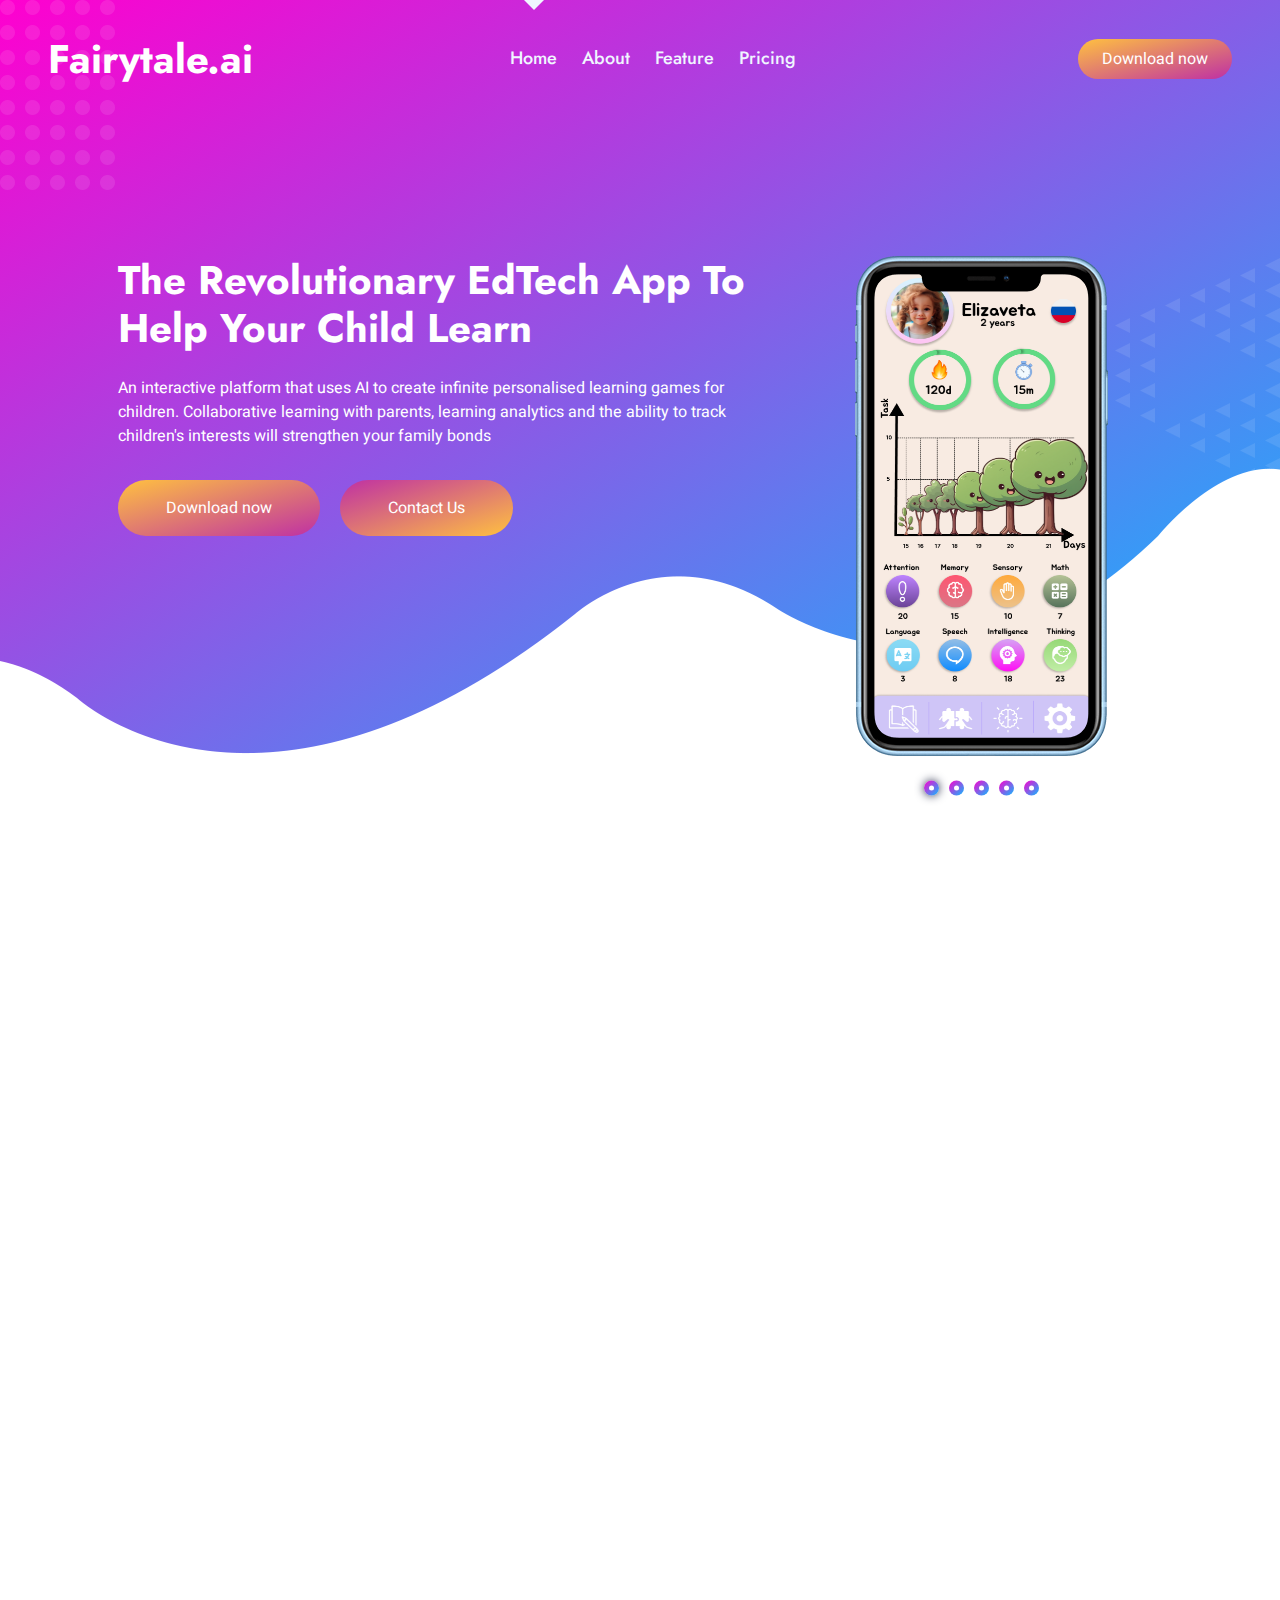
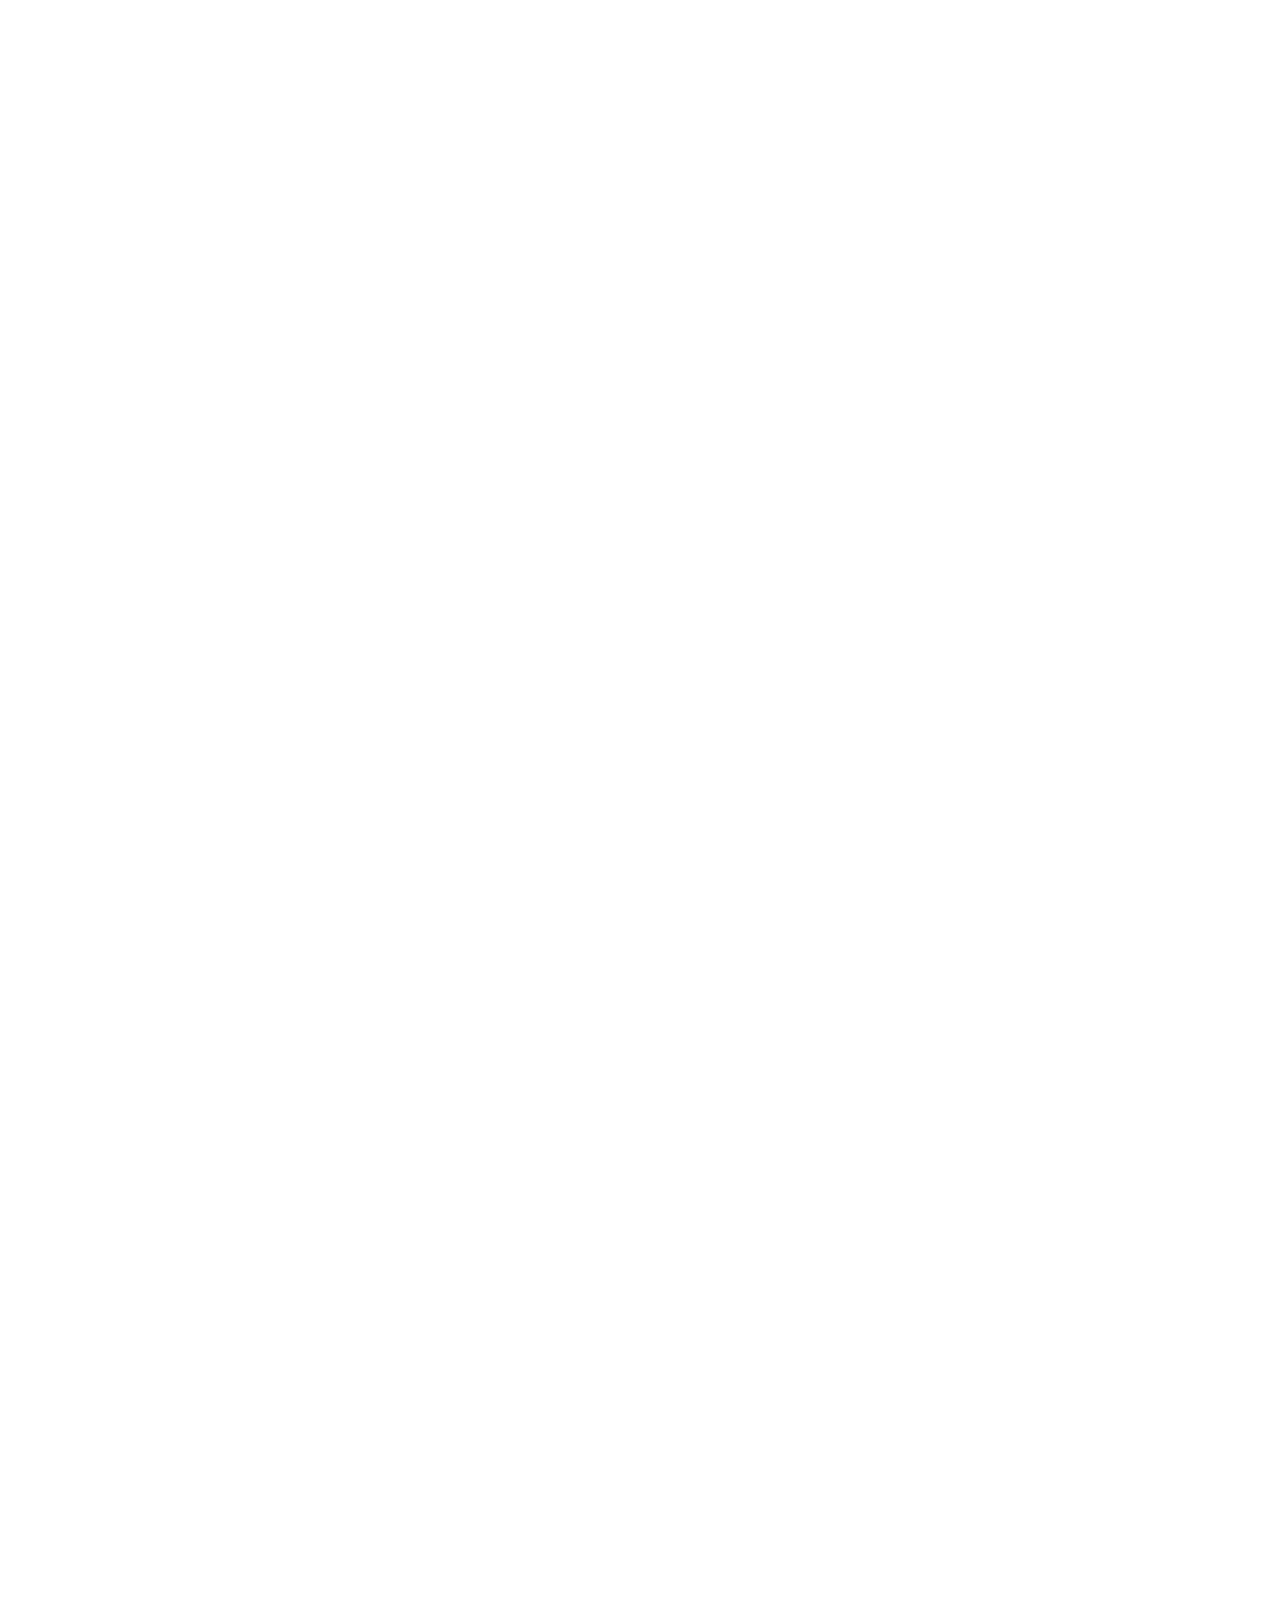
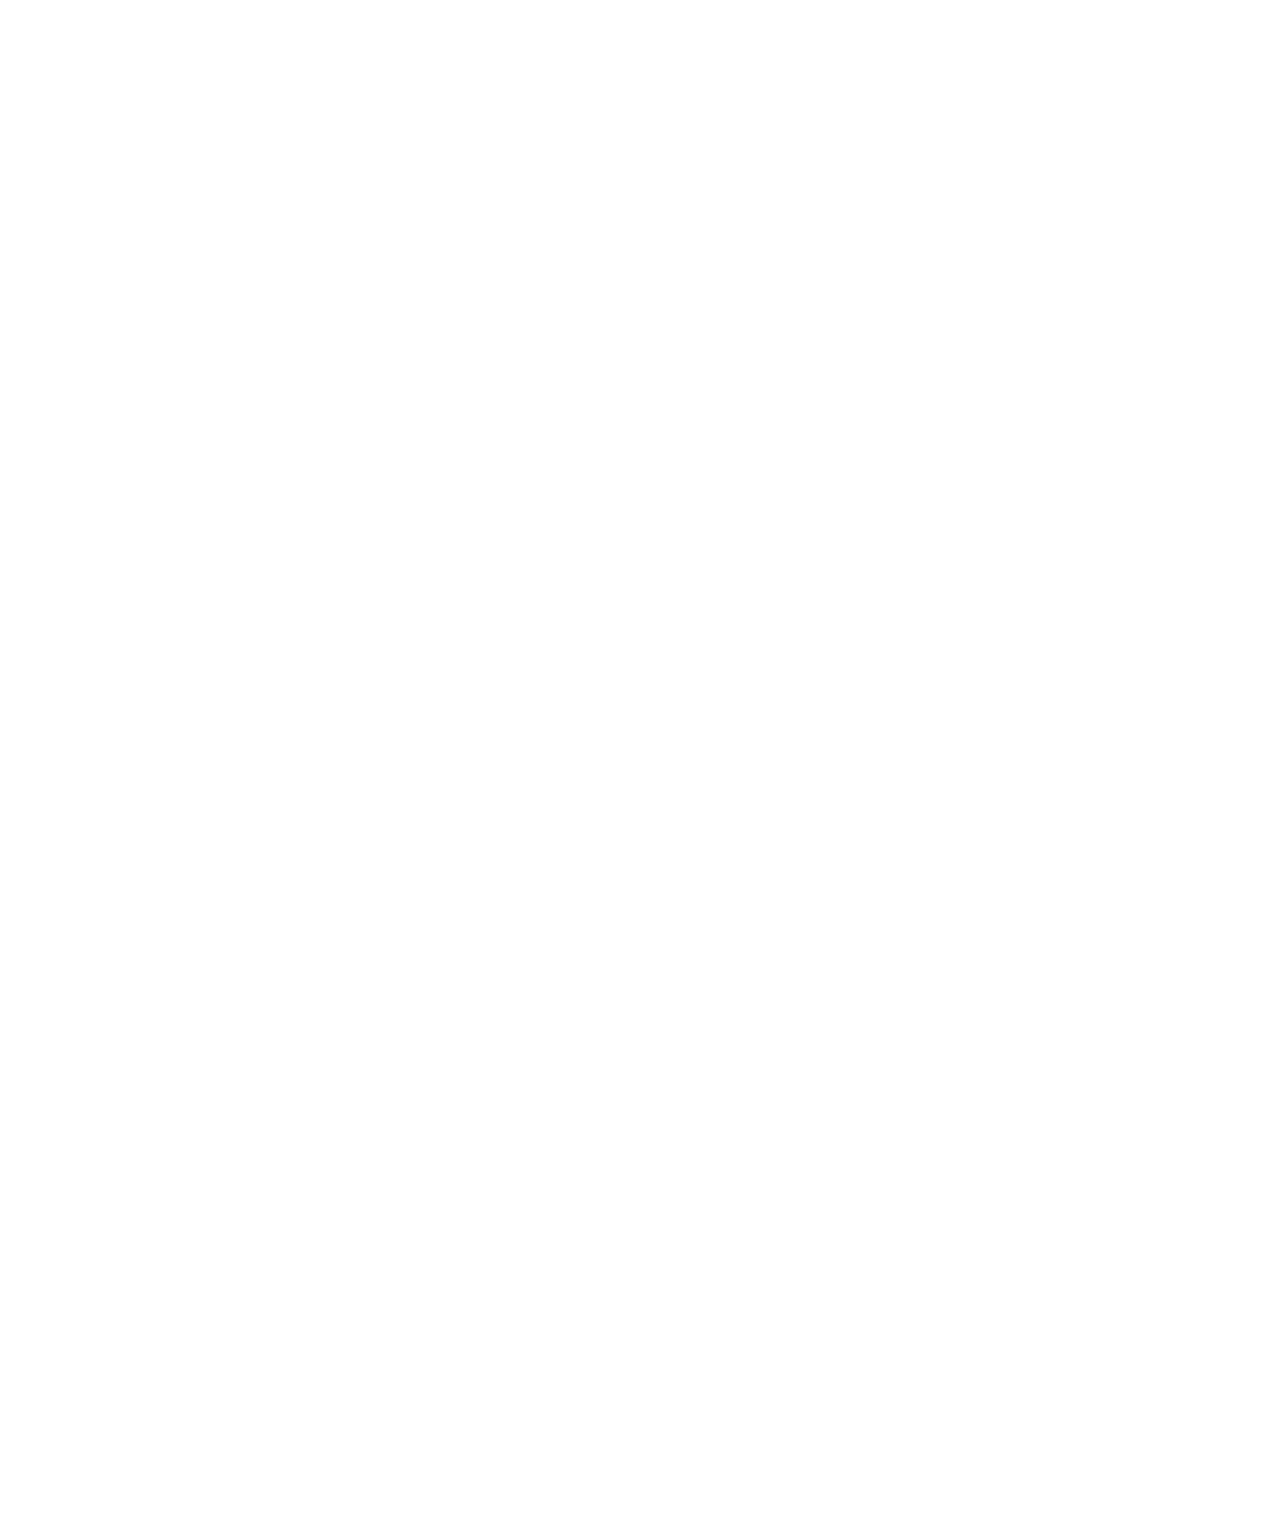
<file: index.html>
<!DOCTYPE html>
<html lang="en">

<head>
    <meta charset="utf-8">
    <title>Fairytale.ai - Connect with my parents</title>
    <meta content="width=device-width, initial-scale=1.0" name="viewport">
    <meta content="AI, education, learning games, personalized learning, family bonding, children education" name="keywords">
    <meta content="Fairytale.ai is a revolutionary EdTech app that helps your child learn through AI-generated personalized games while strengthening family bonds." name="description">
    <link rel="canonical" href="https://www.devtalellc.com/">
    <script async src="https://pagead2.googlesyndication.com/pagead/js/adsbygoogle.js?client=ca-pub-5041366839909766"
     crossorigin="anonymous"></script>
	<!-- Google tag (gtag.js) -->
    <script async src="https://www.googletagmanager.com/gtag/js?id=G-GPCFNYPZJ4"></script>
    <script>
  	window.dataLayer = window.dataLayer || [];
 	function gtag(){dataLayer.push(arguments);}
  	gtag('js', new Date());

  	gtag('config', 'G-GPCFNYPZJ4');
    </script>
    <!-- Favicon -->
    <!-- <link href="img/favicon.ico" rel="icon"> -->

    <!-- Google Web Fonts -->
    <link rel="preconnect" href="https://fonts.googleapis.com">
    <link rel="preconnect" href="https://fonts.gstatic.com" crossorigin>
    <link href="https://fonts.googleapis.com/css2?family=Heebo:wght@400;500&family=Jost:wght@500;600;700&display=swap" rel="stylesheet"> 

    <!-- Icon Font Stylesheet -->
    <link href="https://cdnjs.cloudflare.com/ajax/libs/font-awesome/5.10.0/css/all.min.css" rel="stylesheet">
    <link href="https://cdn.jsdelivr.net/npm/bootstrap-icons@1.4.1/font/bootstrap-icons.css" rel="stylesheet">

    <!-- Libraries Stylesheet -->
    <link href="lib/animate/animate.min.css" rel="stylesheet">
    <link href="lib/owlcarousel/assets/owl.carousel.min.css" rel="stylesheet">

    <!-- Customized Bootstrap Stylesheet -->
    <link href="css/bootstrap.min.css" rel="stylesheet">

    <!-- Template Stylesheet -->
    <link href="css/style.css" rel="stylesheet">
</head>

<body data-bs-spy="scroll" data-bs-target=".navbar" data-bs-offset="51">
    <div class="container-xxl bg-white p-0">
        <!-- Spinner Start -->
        <div id="spinner" class="show bg-white position-fixed translate-middle w-100 vh-100 top-50 start-50 d-flex align-items-center justify-content-center">
            <div class="spinner-grow text-primary" style="width: 3rem; height: 3rem;" role="status">
                <span class="sr-only">Loading...</span>
            </div>
        </div>
        <!-- Spinner End -->


        <!-- Navbar & Hero Start -->
        <div class="container-xxl position-relative p-0" id="home">
            <nav class="navbar navbar-expand-lg navbar-light px-4 px-lg-5 py-3 py-lg-0">
                <a href="" class="navbar-brand p-0">
                    <h1 class="m-0">Fairytale.ai</h1>
                    <!-- <img src="img/logo.png" alt="Logo"> -->
                </a>
                <button class="navbar-toggler" type="button" data-bs-toggle="collapse" data-bs-target="#navbarCollapse">
                    <span class="fa fa-bars"></span>
                </button>
                <div class="collapse navbar-collapse" id="navbarCollapse">
                    <div class="navbar-nav mx-auto py-0">
                        <a href="#home" class="nav-item nav-link active">Home</a>
                        <a href="#about" class="nav-item nav-link">About</a>
                        <a href="#feature" class="nav-item nav-link">Feature</a>
                        <a href="#pricing" class="nav-item nav-link">Pricing</a>
                        <!-- <a href="#review" class="nav-item nav-link">Review</a> -->
                        <!-- <a href="#contact" class="nav-item nav-link">Contact</a> -->
                    </div>
                    <!-- <div class="py-2 px-4 ms-3 d-none d-lg-block"></div> -->
                    <a href="#download" class="btn btn-primary-gradient rounded-pill py-2 px-4 ms-3 d-none d-lg-block">Download now</a>
                </div>
            </nav>

            <div class="container-xxl bg-primary hero-header">
                <div class="container px-lg-5">
                    <div class="row g-5" style="margin-right: 0px;">
                        <div class="col-lg-8 text-center text-lg-start">
                            <h1 class="text-white mb-4 animated slideInDown">The Revolutionary EdTech App To Help Your Child Learn</h1>
                            <p class="text-white pb-3 animated slideInDown">An interactive platform that uses AI to create infinite personalised learning games for children. Collaborative learning with parents, learning analytics and the ability to track children's interests will strengthen your family bonds</p>
                            <a href="#download" class="btn btn-primary-gradient py-sm-3 px-4 px-sm-5 rounded-pill me-3 animated slideInLeft">Download now</a>
                            <a href="#myinfo" class="btn btn-secondary-gradient py-sm-3 px-4 px-sm-5 rounded-pill animated slideInRight">Contact Us</a>
                        </div>
                        <div class="col-lg-4 d-flex justify-content-center justify-content-lg-end wow fadeInUp" data-wow-delay="0.3s">
                            <div class="owl-carousel screenshot-carousel">
                                <img class="img-fluid" src="img/Profile-5.png" alt="">
                                <img class="img-fluid" src="img/Profile-2.png" alt="">
                                <img class="img-fluid" src="img/Profile-7.png" alt="">
                                <img class="img-fluid" src="img/Profile-8.png" alt="">
                                <img class="img-fluid" src="img/Profile.png" alt="">
                            </div>
                        </div>
                    </div>
                </div>
            </div>
        </div>
        <!-- Navbar & Hero End -->


        <!-- About Start -->
        <div class="container-xxl py-5" id="about">
            <div class="container py-5 px-lg-5">
                <div class="row g-5 align-items-center">
                    <div class="col-lg-6 wow fadeInUp" data-wow-delay="0.1s">
                        <h5 class="text-primary-gradient fw-medium">About App</h5>
                        <h1 class="mb-4">#1 App For Your Child</h1>
                        <p class="mb-4">Completely free access to daily automatically generated games based on your child's preference</p>
                        <div class="row g-4 mb-4">
                            <div class="col-sm-6 wow fadeIn" data-wow-delay="0.5s">
                                <div class="d-flex">
                                    <i class="fa fa-cogs fa-2x text-primary-gradient flex-shrink-0 mt-1"></i>
                                    <div class="ms-3">
                                        <h2 class="mb-0" data-toggle="counter-up">11570</h2>
                                        <p class="text-primary-gradient mb-0">Added to wishlist</p>
                                    </div>
                                </div>
                            </div>
                            <div class="col-sm-6 wow fadeIn" data-wow-delay="0.7s">
                                <div class="d-flex">
                                    <i class="fa fa-comments fa-2x text-secondary-gradient flex-shrink-0 mt-1"></i>
                                    <div class="ms-3">
                                        <h2 class="mb-0" data-toggle="counter-up">124</h2>
                                        <p class="text-secondary-gradient mb-0">Parents feedback</p>
                                    </div>
                                </div>
                            </div>
                        </div>
                        <!-- <a href="" class="btn btn-primary-gradient py-sm-3 px-4 px-sm-5 rounded-pill mt-3">Read More</a> -->
                    </div>
                    <div class="col-lg-6">
                        <img class="img-fluid wow fadeInUp" data-wow-delay="0.5s" src="img/about.png">
                    </div>
                </div>
            </div>
        </div>
        <!-- About End -->

        <!-- Features Start -->
        <div class="container-xxl py-5" id="feature">
            <div class="container py-5 px-lg-5">
                <div class="text-center wow fadeInUp" data-wow-delay="0.1s">
                    <h5 class="text-primary-gradient fw-medium">App Features</h5>
                    <h1 class="mb-5">Awesome Free Features</h1>
                </div>
                <div class="row g-4">
                    <div class="col-lg-4 col-md-6 wow fadeInUp" data-wow-delay="0.1s">
                        <div class="feature-item bg-light rounded p-4">
                            <div class="d-inline-flex align-items-center justify-content-center bg-primary-gradient rounded-circle mb-4" style="width: 60px; height: 60px;">
                                <i class="fa fa-eye text-white fs-4"></i>
                            </div>
                            <h5 class="mb-3">Daily New Tasks</h5>
                            <p class="m-0">Captivate your child's curiosity by giving them new challenges every day that AI has generated especially for them.</p>
                        </div>
                    </div>
                    <div class="col-lg-4 col-md-6 wow fadeInUp" data-wow-delay="0.1s">
                        <div class="feature-item bg-light rounded p-4">
                            <div class="d-inline-flex align-items-center justify-content-center bg-primary-gradient rounded-circle mb-4" style="width: 60px; height: 60px;">
                                <i class="fa fa-layer-group text-white fs-4"></i>
                            </div>
                            <h5 class="mb-3">Games for Development</h5>
                            <p class="m-0">Connect with your child, regardless of their age, through interactive features designed to foster meaningful interactions.</p>
                        </div>
                    </div>
                    <!-- <div class="col-lg-4 col-md-6 wow fadeInUp" data-wow-delay="0.1s">
                        <div class="feature-item bg-light rounded p-4">
                            <div class="d-inline-flex align-items-center justify-content-center bg-secondary-gradient rounded-circle mb-4" style="width: 60px; height: 60px;">
                                <i class="fa fa-layer-group text-white fs-4"></i>
                            </div>
                            <h5 class="mb-3">Games for Development</h5>
                            <p class="m-0">From motor skills to memory and attention, our games target different aspects of your child's development. AI controls which skills to focus on.</p>
                        </div>
                    </div> -->
                    <div class="col-lg-4 col-md-6 wow fadeInUp" data-wow-delay="0.1s">
                        <div class="feature-item bg-light rounded p-4">
                            <div class="d-inline-flex align-items-center justify-content-center bg-primary-gradient rounded-circle mb-4" style="width: 60px; height: 60px;">
                                <i class="fa fa-edit text-white fs-4"></i>
                            </div>
                            <h5 class="mb-3">Communication Made Easy</h5>
                            <p class="m-0">Connect with your child, regardless of their age, through interactive features designed to foster meaningful interactions.</p>
                        </div>
                    </div>
                    <div class="col-lg-4 col-md-6 wow fadeInUp" data-wow-delay="0.1s">
                        <div class="feature-item bg-light rounded p-4">
                            <div class="d-inline-flex align-items-center justify-content-center bg-secondary-gradient rounded-circle mb-4" style="width: 60px; height: 60px;">
                                <i class="fa fa-shield-alt text-white fs-4"></i>
                            </div>
                            <h5 class="mb-3">Ad-Free Experience</h5>
                            <p class="m-0">Enjoy our platform without interruptions – 100% ad-free for a seamless experience.</p>
                        </div>
                    </div>
                    <div class="col-lg-4 col-md-6 wow fadeInUp" data-wow-delay="0.1s">
                        <div class="feature-item bg-light rounded p-4">
                            <div class="d-inline-flex align-items-center justify-content-center bg-primary-gradient rounded-circle mb-4" style="width: 60px; height: 60px;">
                                <i class="fa fa-cloud text-white fs-4"></i>
                            </div>
                            <h5 class="mb-3">Language Learning</h5>
                            <p class="m-0">Explore and learn in any language or dialect of your choice, broadening your child's linguistic horizons.</p>
                        </div>
                    </div>
                    <div class="col-lg-4 col-md-6 wow fadeInUp" data-wow-delay="0.1s">
                        <div class="feature-item bg-light rounded p-4">
                            <div class="d-inline-flex align-items-center justify-content-center bg-secondary-gradient rounded-circle mb-4" style="width: 60px; height: 60px;">
                                <i class="fa fa-mobile-alt text-white fs-4"></i>
                            </div>
                            <h5 class="mb-3">Accidental Press Protection</h5>
                            <p class="m-0">Rest easy knowing our platform is designed to prevent accidental actions, ensuring a hassle-free experience for you and your child.</p>
                        </div>
                    </div>
                </div>
            </div>
        </div>
        <!-- Features End -->


        <!-- Screenshot Start -->
        <div class="container-xxl py-5">
            <div class="container py-5 px-lg-5">
                <div class="row g-5 align-items-center">
                    <div class="col-lg-8 wow fadeInUp" data-wow-delay="0.1s">
                        <h5 class="text-primary-gradient fw-medium">Premium AI Features</h5>
                        <h1 class="mb-4">Exclusive AI features for a unique child experience</h1>
                        <p class="mb-4">Give your child the gift of a learning world of limitless possibilities with our platform. All this and much more awaits you on our platform!</p>
                        <p><i class="fa fa-check text-primary-gradient me-3"></i>Endless board with personalised game tasks</p>
                        <p><i class="fa fa-check text-primary-gradient me-3"></i>Possibility of parallel learning in several languages</p>
                        <p><i class="fa fa-check text-primary-gradient me-3"></i>AI system of recommendations for the child's education</p>
                        <p><i class="fa fa-check text-primary-gradient me-3"></i>AI-driven job generation system </p>
                        <p><i class="fa fa-check text-primary-gradient me-3"></i>Detailed AI analyses of the child's personality based on task performance</p>
                        <p><i class="fa fa-check text-primary-gradient me-3"></i>Social functions for communication with other parents</p>
                        <!-- <a href="" class="btn btn-primary-gradient py-sm-3 px-4 px-sm-5 rounded-pill mt-3">Read More</a> -->
                    </div>
                    <div class="col-lg-4 d-flex justify-content-center justify-content-lg-end wow fadeInUp" data-wow-delay="0.3s">
                        <div class="owl-carousel screenshot-carousel">
                            <img class="img-fluid" src="img/Profile-3.png" alt="">
                            <img class="img-fluid" src="img/Profile-4.png" alt="">
                        </div>
                    </div>
                </div>
            </div>
        </div>
        <!-- Screenshot End -->


        <!-- Process Start -->
        <!-- <div class="container-xxl py-5">
            <div class="container py-5 px-lg-5">
                <div class="text-center pb-4 wow fadeInUp" data-wow-delay="0.1s">
                    <h5 class="text-primary-gradient fw-medium">How It Works</h5>
                    <h1 class="mb-5">3 Easy Steps</h1>
                </div>
                <div class="row gy-5 gx-4 justify-content-center">
                    <div class="col-lg-4 col-sm-6 text-center pt-4 wow fadeInUp" data-wow-delay="0.1s">
                        <div class="position-relative bg-light rounded pt-5 pb-4 px-4">
                            <div class="d-inline-flex align-items-center justify-content-center bg-primary-gradient rounded-circle position-absolute top-0 start-50 translate-middle shadow" style="width: 100px; height: 100px;">
                                <i class="fa fa-cog fa-3x text-white"></i>
                            </div>
                            <h5 class="mt-4 mb-3">Install the App</h5>
                            <p class="mb-0">Tempor erat elitr rebum clita dolor diam ipsum sit diam amet diam eos erat ipsum et lorem et sit sed stet</p>
                        </div>
                    </div>
                    <div class="col-lg-4 col-sm-6 text-center pt-4 wow fadeInUp" data-wow-delay="0.3s">
                        <div class="position-relative bg-light rounded pt-5 pb-4 px-4">
                            <div class="d-inline-flex align-items-center justify-content-center bg-secondary-gradient rounded-circle position-absolute top-0 start-50 translate-middle shadow" style="width: 100px; height: 100px;">
                                <i class="fa fa-address-card fa-3x text-white"></i>
                            </div>
                            <h5 class="mt-4 mb-3">Setup Your Profile</h5>
                            <p class="mb-0">Tempor erat elitr rebum clita dolor diam ipsum sit diam amet diam eos erat ipsum et lorem et sit sed stet</p>
                        </div>
                    </div>
                    <div class="col-lg-4 col-sm-6 text-center pt-4 wow fadeInUp" data-wow-delay="0.5s">
                        <div class="position-relative bg-light rounded pt-5 pb-4 px-4">
                            <div class="d-inline-flex align-items-center justify-content-center bg-primary-gradient rounded-circle position-absolute top-0 start-50 translate-middle shadow" style="width: 100px; height: 100px;">
                                <i class="fa fa-check fa-3x text-white"></i>
                            </div>
                            <h5 class="mt-4 mb-3">Enjoy The Features</h5>
                            <p class="mb-0">Tempor erat elitr rebum clita dolor diam ipsum sit diam amet diam eos erat ipsum et lorem et sit sed stet</p>
                        </div>
                    </div>
                </div>
            </div>
        </div> -->
        <!-- Process Start -->

        <!-- Pricing Start -->
        <div class="container-xxl py-5" id="pricing">
            <div class="container py-5 px-lg-5">
                <div class="text-center wow fadeInUp" data-wow-delay="0.1s">
                    <h5 class="text-primary-gradient fw-medium">Pricing Plan for AI Features</h5>
                    <h1 class="mb-5">Choose Your Plan</h1>
                </div>
                <div class="tab-class text-center pricing wow fadeInUp" data-wow-delay="0.1s">
                    <ul class="nav nav-pills d-inline-flex justify-content-center bg-primary-gradient rounded-pill mb-5">
                        <li class="nav-item">
                            <button class="nav-link active" data-bs-toggle="pill" href="#tab-1">Monthly</button>
                        </li>
                        <li class="nav-item">
                            <button class="nav-link" data-bs-toggle="pill" href="#tab-2">Yearly</button>
                        </li>
                    </ul>
                    <div class="tab-content text-start">
                        <div id="tab-1" class="tab-pane fade show p-0 active">
                            <div class="row g-4">
                                <div class="col-lg-4">
                                    <div class="bg-light rounded">
                                        <div class="border-bottom p-4 mb-4">
                                            <h4 class="text-primary-gradient mb-1">1 Month Plan</h4>
                                            <span>No savings</span>
                                        </div>
                                        <div class="p-4 pt-0">
                                            <h1 class="mb-3">
                                                <small class="align-top" style="font-size: 22px; line-height: 45px;">$</small>9.99
                                                <small
                                                    class="align-bottom" style="font-size: 16px; line-height: 40px;">/ Month</small>
                                            </h1>
                                            <!-- <div class="d-flex justify-content-between mb-3"><span>HTML5 & CSS3</span><i class="fa fa-check text-primary-gradient pt-1"></i></div>
                                            <div class="d-flex justify-content-between mb-3"><span>Bootstrap v5</span><i class="fa fa-check text-primary-gradient pt-1"></i></div>
                                            <div class="d-flex justify-content-between mb-3"><span>Responsive Layout</span><i class="fa fa-check text-primary-gradient pt-1"></i></div>
                                            <div class="d-flex justify-content-between mb-2"><span>Cross-browser Support</span><i class="fa fa-check text-primary-gradient pt-1"></i></div> -->
                                            <a href="#download" class="btn btn-primary-gradient rounded-pill py-2 px-4 mt-4">Get Started</a>
                                        </div>
                                    </div>
                                </div>
                                <div class="col-lg-4">
                                    <div class="bg-light rounded border">
                                        <div class="border-bottom p-4 mb-4">
                                            <h4 class="text-primary-gradient mb-1">2 Month Plan</h4>
                                            <span>Savings of 10%</span>
                                        </div>
                                        <div class="p-4 pt-0">
                                            <h1 class="mb-3">
                                                <small class="align-top" style="font-size: 22px; line-height: 45px;">$</small>8.99                                     
                                            <small
                                                    class="align-bottom" style="font-size: 16px; line-height: 40px;">/ Month</small>
                                            </h1>
                                            <!-- <div class="d-flex justify-content-between mb-3"><span>HTML5 & CSS3</span><i class="fa fa-check text-primary-gradient pt-1"></i></div>
                                            <div class="d-flex justify-content-between mb-3"><span>Bootstrap v5</span><i class="fa fa-check text-primary-gradient pt-1"></i></div>
                                            <div class="d-flex justify-content-between mb-3"><span>Responsive Layout</span><i class="fa fa-check text-primary-gradient pt-1"></i></div>
                                            <div class="d-flex justify-content-between mb-2"><span>Cross-browser Support</span><i class="fa fa-check text-primary-gradient pt-1"></i></div> -->
                                            <a href="#download" class="btn btn-secondary-gradient rounded-pill py-2 px-4 mt-4">Get Started</a>
                                        </div>
                                    </div>
                                </div>
                                <div class="col-lg-4">
                                    <div class="bg-light rounded">
                                        <div class="border-bottom p-4 mb-4">
                                            <h4 class="text-primary-gradient mb-1">3 Month Plan</h4>
                                            <span>Savings of 20%</span>
                                        </div>
                                        <div class="p-4 pt-0">
                                            <h1 class="mb-3">
                                                <small class="align-top" style="font-size: 22px; line-height: 45px;">$</small>7.99
                                                <small class="align-bottom" style="font-size: 16px; line-height: 40px;">/ Month</small>
                                            </h1>
                                            <!-- <div class="d-flex justify-content-between mb-3"><span>HTML5 & CSS3</span><i class="fa fa-check text-primary-gradient pt-1"></i></div>
                                            <div class="d-flex justify-content-between mb-3"><span>Bootstrap v5</span><i class="fa fa-check text-primary-gradient pt-1"></i></div>
                                            <div class="d-flex justify-content-between mb-3"><span>Responsive Layout</span><i class="fa fa-check text-primary-gradient pt-1"></i></div>
                                            <div class="d-flex justify-content-between mb-2"><span>Cross-browser Support</span><i class="fa fa-check text-primary-gradient pt-1"></i></div> -->
                                            <a href="#download" class="btn btn-primary-gradient rounded-pill py-2 px-4 mt-4">Get Started</a>
                                        </div>
                                    </div>
                                </div>
                            </div>
                        </div>
                        <div id="tab-2" class="tab-pane fade p-0">
                            <div class="row g-4">
                                <div class="col-lg-4">
                                    <div class="bg-light rounded">
                                        <div class="border-bottom p-4 mb-4">
                                            <h4 class="text-primary-gradient mb-1">1 Year Plan</h4>
                                            <span>Savings of 25%</span>
                                        </div>
                                        <div class="p-4 pt-0">
                                            <h1 class="mb-3">
                                                <small class="align-top" style="font-size: 22px; line-height: 45px;">$</small>83.99
                                                <small
                                                    class="align-bottom" style="font-size: 16px; line-height: 40px;">/ Yearly</small>
                                            </h1>
                                            <!--<div class="d-flex justify-content-between mb-3"><span>HTML5 & CSS3</span><i class="fa fa-check text-primary-gradient pt-1"></i></div>
                                            <div class="d-flex justify-content-between mb-3"><span>Bootstrap v5</span><i class="fa fa-check text-primary-gradient pt-1"></i></div>
                                            <div class="d-flex justify-content-between mb-3"><span>Responsive Layout</span><i class="fa fa-check text-primary-gradient pt-1"></i></div>
                                            <div class="d-flex justify-content-between mb-2"><span>Cross-browser Support</span><i class="fa fa-check text-primary-gradient pt-1"></i></div> -->
                                            <a href="#download" class="btn btn-primary-gradient rounded-pill py-2 px-4 mt-4">Get Started</a>
                                        </div>
                                    </div>
                                </div>
                                <div class="col-lg-4">
                                    <div class="bg-light rounded border">
                                        <div class="border-bottom p-4 mb-4">
                                            <h4 class="text-primary-gradient mb-1">2 Year Plan</h4>
                                            <span>Savings of 50%</span>
                                        </div>
                                        <div class="p-4 pt-0">
                                            <h1 class="mb-3">
                                                <small class="align-top" style="font-size: 22px; line-height: 45px;">$</small>119.99<small
                                                    class="align-bottom" style="font-size: 16px; line-height: 40px;">/ Yearly</small>
                                            </h1>
                                            <!--<div class="d-flex justify-content-between mb-3"><span>HTML5 & CSS3</span><i class="fa fa-check text-primary-gradient pt-1"></i></div>
                                            <div class="d-flex justify-content-between mb-3"><span>Bootstrap v5</span><i class="fa fa-check text-primary-gradient pt-1"></i></div>
                                            <div class="d-flex justify-content-between mb-3"><span>Responsive Layout</span><i class="fa fa-check text-primary-gradient pt-1"></i></div>
                                            <div class="d-flex justify-content-between mb-2"><span>Cross-browser Support</span><i class="fa fa-check text-primary-gradient pt-1"></i></div> -->
                                            <a href="#download" class="btn btn-primary-gradient rounded-pill py-2 px-4 mt-4">Get Started</a> 
                                        </div>
                                    </div>
                                </div>
                                <div class="col-lg-4">
                                    <div class="bg-light rounded">
                                        <div class="border-bottom p-4 mb-4">
                                            <h4 class="text-primary-gradient mb-1">Forever Plan</h4>
                                            <span>Incredible offer</span>
                                        </div>
                                        <div class="p-4 pt-0">
                                            <h1 class="mb-3">
                                                <small class="align-top" style="font-size: 22px; line-height: 45px;">$</small>99.99
                                                <!-- <small -->
                                                    <!-- class="align-bottom" style="font-size: 16px; line-height: 40px;">/ Yearly</small> -->
                                            </h1>
                                            <!--<div class="d-flex justify-content-between mb-3"><span>HTML5 & CSS3</span><i class="fa fa-check text-primary-gradient pt-1"></i></div>
                                            <div class="d-flex justify-content-between mb-3"><span>Bootstrap v5</span><i class="fa fa-check text-primary-gradient pt-1"></i></div>
                                            <div class="d-flex justify-content-between mb-3"><span>Responsive Layout</span><i class="fa fa-check text-primary-gradient pt-1"></i></div>
                                            <div class="d-flex justify-content-between mb-2"><span>Cross-browser Support</span><i class="fa fa-check text-primary-gradient pt-1"></i></div> -->
                                            <a href="#download" class="btn btn-primary-gradient rounded-pill py-2 px-4 mt-4">Get Started</a>
                                        </div>
                                    </div>
                                </div>
                            </div>
                        </div>
                    </div>
                </div>
            </div>
        </div>
        <!-- Pricing End -->

 <!-- Download Start -->
        <div class="container-xxl py-5" id="download">
            <div class="container py-5 px-lg-5">
                <div class="row g-5 align-items-center">
                    <div class="col-lg-6">
                        <img class="img-fluid wow fadeInUp" data-wow-delay="0.1s" src="img/about-2.png">
                    </div>
                    <div class="col-lg-6 wow fadeInUp" data-wow-delay="0.3s">
                        <h5 class="text-primary-gradient fw-medium">Download</h5>
                        <h1 class="mb-4">Download The Latest Version Of Our App</h1>
                        <!-- <p class="mb-4">Diam dolor diam ipsum et tempor sit. Aliqu diam amet diam et eos labore. Clita erat ipsum et lorem et sit, sed stet no labore lorem sit clita duo justo eirmod magna dolore erat amet</p> -->
                        <div class="row g-4">
                            <div class="col-sm-6 wow fadeIn" data-wow-delay="0.5s">
                                <a href="" class="d-flex bg-primary-gradient rounded py-3 px-4">
                                    <i class="fab fa-apple fa-3x text-white flex-shrink-0"></i>
                                    <div class="ms-3">
                                        <p class="text-white mb-0">Available Soon</p>
                                        <h5 class="text-white mb-0">App Store</h5>
                                    </div>
                                </a>
                            </div>
                            <div class="col-sm-6 wow fadeIn" data-wow-delay="0.7s">
                                <a href="" class="d-flex bg-secondary-gradient rounded py-3 px-4">
                                    <i class="fab fa-android fa-3x text-white flex-shrink-0"></i>
                                    <div class="ms-3">
                                        <p class="text-white mb-0">Available Soon</p>
                                        <h5 class="text-white mb-0">Google Play</h5>
                                    </div>
                                </a>
                            </div>
                        </div>
                    </div>
                </div>
            </div>
        </div>
        <!-- Download End -->

        <!-- Testimonial Start -->
        <!-- <div class="container-xxl py-5" id="review">
            <div class="container py-5 px-lg-5">
                <div class="text-center wow fadeInUp" data-wow-delay="0.1s">
                    <h5 class="text-primary-gradient fw-medium">Testimonial</h5>
                    <h1 class="mb-5">What Say Our Clients!</h1>
                </div>
                <div class="owl-carousel testimonial-carousel wow fadeInUp" data-wow-delay="0.1s">
                    <div class="testimonial-item rounded p-4">
                        <div class="d-flex align-items-center mb-4">
                            <img class="img-fluid bg-white rounded flex-shrink-0 p-1" src="img/testimonial-1.jpg" style="width: 85px; height: 85px;">
                            <div class="ms-4">
                                <h5 class="mb-1">Client Name</h5>
                                <p class="mb-1">Profession</p>
                                <div>
                                    <small class="fa fa-star text-warning"></small>
                                    <small class="fa fa-star text-warning"></small>
                                    <small class="fa fa-star text-warning"></small>
                                    <small class="fa fa-star text-warning"></small>
                                    <small class="fa fa-star text-warning"></small>
                                </div>
                            </div>
                        </div>
                        <p class="mb-0">Tempor erat elitr rebum at clita. Diam dolor diam ipsum sit diam amet diam et eos. Clita erat ipsum et lorem et sit.</p>
                    </div>
                    <div class="testimonial-item rounded p-4">
                        <div class="d-flex align-items-center mb-4">
                            <img class="img-fluid bg-white rounded flex-shrink-0 p-1" src="img/testimonial-2.jpg" style="width: 85px; height: 85px;">
                            <div class="ms-4">
                                <h5 class="mb-1">Client Name</h5>
                                <p class="mb-1">Profession</p>
                                <div>
                                    <small class="fa fa-star text-warning"></small>
                                    <small class="fa fa-star text-warning"></small>
                                    <small class="fa fa-star text-warning"></small>
                                    <small class="fa fa-star text-warning"></small>
                                    <small class="fa fa-star text-warning"></small>
                                </div>
                            </div>
                        </div>
                        <p class="mb-0">Tempor erat elitr rebum at clita. Diam dolor diam ipsum sit diam amet diam et eos. Clita erat ipsum et lorem et sit.</p>
                    </div>
                    <div class="testimonial-item rounded p-4">
                        <div class="d-flex align-items-center mb-4">
                            <img class="img-fluid bg-white rounded flex-shrink-0 p-1" src="img/testimonial-3.jpg" style="width: 85px; height: 85px;">
                            <div class="ms-4">
                                <h5 class="mb-1">Client Name</h5>
                                <p class="mb-1">Profession</p>
                                <div>
                                    <small class="fa fa-star text-warning"></small>
                                    <small class="fa fa-star text-warning"></small>
                                    <small class="fa fa-star text-warning"></small>
                                    <small class="fa fa-star text-warning"></small>
                                    <small class="fa fa-star text-warning"></small>
                                </div>
                            </div>
                        </div>
                        <p class="mb-0">Tempor erat elitr rebum at clita. Diam dolor diam ipsum sit diam amet diam et eos. Clita erat ipsum et lorem et sit.</p>
                    </div>
                    <div class="testimonial-item rounded p-4">
                        <div class="d-flex align-items-center mb-4">
                            <img class="img-fluid bg-white rounded flex-shrink-0 p-1" src="img/testimonial-4.jpg" style="width: 85px; height: 85px;">
                            <div class="ms-4">
                                <h5 class="mb-1">Client Name</h5>
                                <p class="mb-1">Profession</p>
                                <div>
                                    <small class="fa fa-star text-warning"></small>
                                    <small class="fa fa-star text-warning"></small>
                                    <small class="fa fa-star text-warning"></small>
                                    <small class="fa fa-star text-warning"></small>
                                    <small class="fa fa-star text-warning"></small>
                                </div>
                            </div>
                        </div>
                        <p class="mb-0">Tempor erat elitr rebum at clita. Diam dolor diam ipsum sit diam amet diam et eos. Clita erat ipsum et lorem et sit.</p>
                    </div>
                </div>
            </div>
        </div> -->
        <!-- Testimonial End -->


        <!-- Contact Start -->
        <!-- <div class="container-xxl py-5" id="contact">
            <div class="container py-5 px-lg-5">
                <div class="text-center wow fadeInUp" data-wow-delay="0.1s">
                    <h5 class="text-primary-gradient fw-medium">Contact Us</h5>
                    <h1 class="mb-5">Get In Touch!</h1>
                </div>
                <div class="row justify-content-center">
                    <div class="col-lg-9">
                        <div class="wow fadeInUp" data-wow-delay="0.3s">
                            <p class="text-center mb-4">The contact form is currently inactive. Get a functional and working contact form with Ajax & PHP in a few minutes. Just copy and paste the files, add a little code and you're done. <a href="https://htmlcodex.com/contact-form">Download Now</a>.</p>
                            <form>
                                <div class="row g-3">
                                    <div class="col-md-6">
                                        <div class="form-floating">
                                            <input type="text" class="form-control" id="name" placeholder="Your Name">
                                            <label for="name">Your Name</label>
                                        </div>
                                    </div>
                                    <div class="col-md-6">
                                        <div class="form-floating">
                                            <input type="email" class="form-control" id="email" placeholder="Your Email">
                                            <label for="email">Your Email</label>
                                        </div>
                                    </div>
                                    <div class="col-12">
                                        <div class="form-floating">
                                            <input type="text" class="form-control" id="subject" placeholder="Subject">
                                            <label for="subject">Subject</label>
                                        </div>
                                    </div>
                                    <div class="col-12">
                                        <div class="form-floating">
                                            <textarea class="form-control" placeholder="Leave a message here" id="message" style="height: 150px"></textarea>
                                            <label for="message">Message</label>
                                        </div>
                                    </div>
                                    <div class="col-12 text-center">
                                        <button class="btn btn-primary-gradient rounded-pill py-3 px-5" type="submit">Send Message</button>
                                    </div>
                                </div>
                            </form>
                        </div>
                    </div>
                </div>
            </div>
        </div> -->
        <!-- Contact End -->
        

        <!-- Footer Start -->
        <div class="container-fluid bg-primary text-light footer wow fadeIn" data-wow-delay="0.1s" >
            <div class="container py-5 px-lg-5">
                <div class="row g-5">
                    <!-- <div class="col-md-6 col-lg-3">
                        <h4 class="text-white mb-4">Address</h4>
                        <p><i class="fa fa-map-marker-alt me-3"></i>5900 Balcones Drive STE 100, Austin, USA</p>
                        <p><i class="fa fa-phone-alt me-3"></i>+998 90 813 9808</p>
                        <p><i class="fa fa-envelope me-3"></i>skycs007@gmail.com</p>
                        <div class="d-flex pt-2"> -->
                            <!-- <a class="btn btn-outline-light btn-social" href=""><i class="fab fa-twitter"></i></a>
                            <a class="btn btn-outline-light btn-social" href=""><i class="fab fa-facebook-f"></i></a>
                            <a class="btn btn-outline-light btn-social" href=""><i class="fab fa-instagram"></i></a> -->
                            <!-- <a class="btn btn-outline-light btn-social" href="https://www.linkedin.com/in/atyryshkin/"><i class="fab fa-linkedin-in"></i></a>
                        </div>
                    </div> -->
                    <!-- <div class="col-md-6 col-lg-3">
                        <h4 class="text-white mb-4">Quick Link</h4>
                        <a class="btn btn-link" href="">About Us</a>
                        <a class="btn btn-link" href="">Contact Us</a>
                        <a class="btn btn-link" href="">Privacy Policy</a>
                        <a class="btn btn-link" href="">Terms & Condition</a>
                        <a class="btn btn-link" href="">Career</a>
                    </div>
                    <div class="col-md-6 col-lg-3">
                        <h4 class="text-white mb-4">Popular Link</h4>
                        <a class="btn btn-link" href="">About Us</a>
                        <a class="btn btn-link" href="">Contact Us</a>
                        <a class="btn btn-link" href="">Privacy Policy</a>
                        <a class="btn btn-link" href="">Terms & Condition</a>
                        <a class="btn btn-link" href="">Career</a>
                    </div> -->
                    <!-- <div class="col-md-6 col-lg-3">
                        <h4 class="text-white mb-4">Newsletter</h4>
                        <p>Lorem ipsum dolor sit amet elit. Phasellus nec pretium mi. Curabitur facilisis ornare velit non vulpu</p>
                        <div class="position-relative w-100 mt-3">
                            <input class="form-control border-0 rounded-pill w-100 ps-4 pe-5" type="text" placeholder="Your Email" style="height: 48px;">
                            <button type="button" class="btn shadow-none position-absolute top-0 end-0 mt-1 me-2"><i class="fa fa-paper-plane text-primary-gradient fs-4"></i></button>
                        </div>
                    </div> -->
                </div>
            </div>
            <div class="container px-lg-5" id="myinfo">
                <div class="copyright">
                    <div class="row">
                        <div class="col-md-12 text-center text-md-start mb-3 mb-md-0">
                            &copy; <a class="border-bottom" href="#">DEVTALE LLC</a>, All Right Reserved. 
                            <a href="privacy.html">Privacy</a>
							
							<!--/*** This template is free as long as you keep the footer author’s credit link/attribution link/backlink. If you'd like to use the template without the footer author’s credit link/attribution link/backlink, you can purchase the Credit Removal License from "https://htmlcodex.com/credit-removal". Thank you for your support. ***/-->
							<!-- Designed By <a class="border-bottom" href="https://htmlcodex.com">HTML Codex</a> -->
                            <i class="fa fa-map-marker-alt me-3" style="margin-left: 1rem !important;"></i>5900 Balcones Drive STE 100, Austin, USA   
                            <i class="fa fa-phone-alt me-3" style="margin-left: 1rem !important;"></i> +998 90 813 9808
                            <i class="fa fa-envelope me-3" style="margin-left: 1rem !important;"></i>skycs007@gmail.com

                            <a class="btn btn-outline-light btn-social" style="margin-left: 1rem !important; margin-right: 1rem !important; display: inline-flex" href="https://www.linkedin.com/in/atyryshkin/"><i class="fab fa-linkedin-in"></i>
                            </a>
                        </div>
                        
                        
                        <!-- <div class="col-md-6 text-center text-md-end">
                            <div class="footer-menu"> -->
                                <!-- <h4 class="text-white mb-4">Address</h4>
                                
                                
                                <p> -->
                                <!-- <div class="d-flex pt-2">
                                    
                                </div>
                            </div> -->
                        <!-- </div> -->
                    </div>
                </div>
            </div>
        </div>
        <!-- Footer End -->


        <!-- Back to Top -->
        <a href="#" class="btn btn-lg btn-lg-square back-to-top pt-2"><i class="bi bi-arrow-up text-white"></i></a>
    </div>

    <!-- JavaScript Libraries -->
    <script src="https://code.jquery.com/jquery-3.4.1.min.js"></script>
    <script src="https://cdn.jsdelivr.net/npm/bootstrap@5.0.0/dist/js/bootstrap.bundle.min.js"></script>
    <script src="lib/wow/wow.min.js"></script>
    <script src="lib/easing/easing.min.js"></script>
    <script src="lib/waypoints/waypoints.min.js"></script>
    <script src="lib/counterup/counterup.min.js"></script>
    <script src="lib/owlcarousel/owl.carousel.min.js"></script>

    <!-- Template Javascript -->
    <script src="js/main.js"></script>
</body>

</html>
</file>
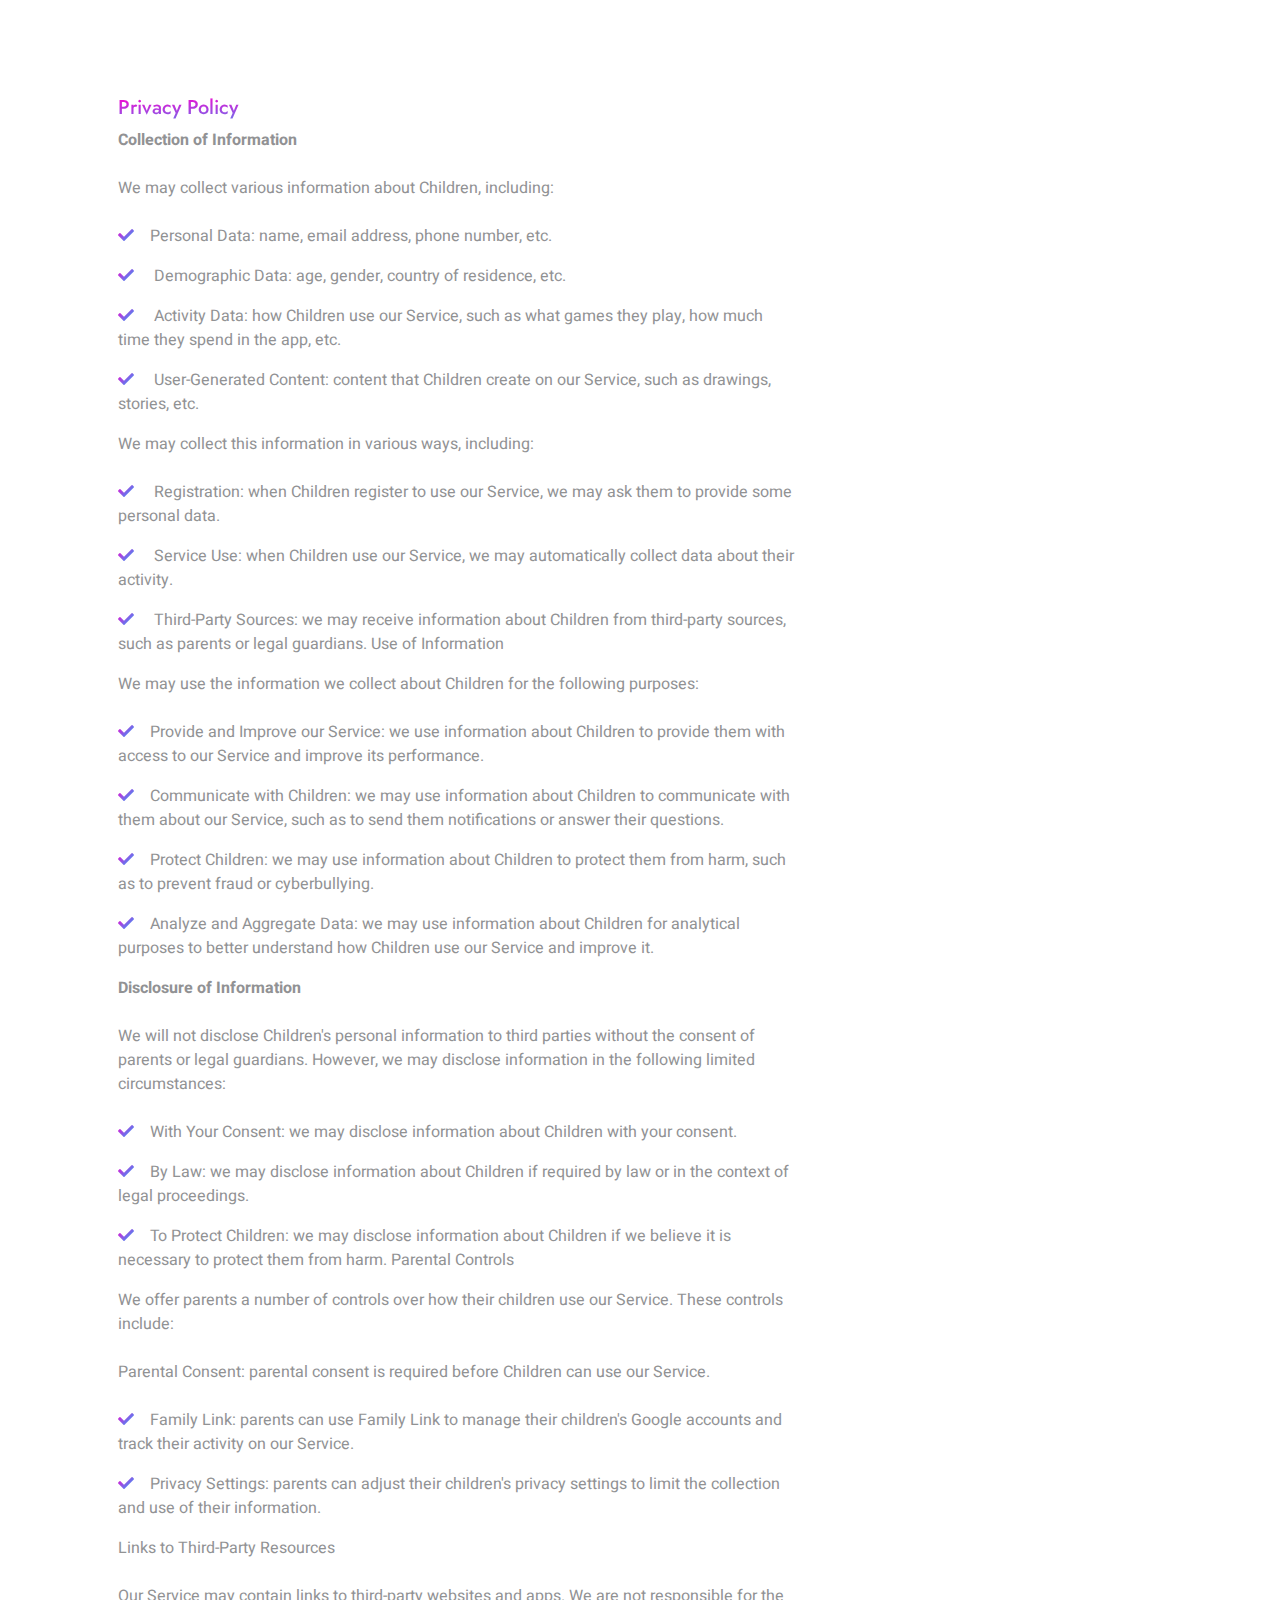
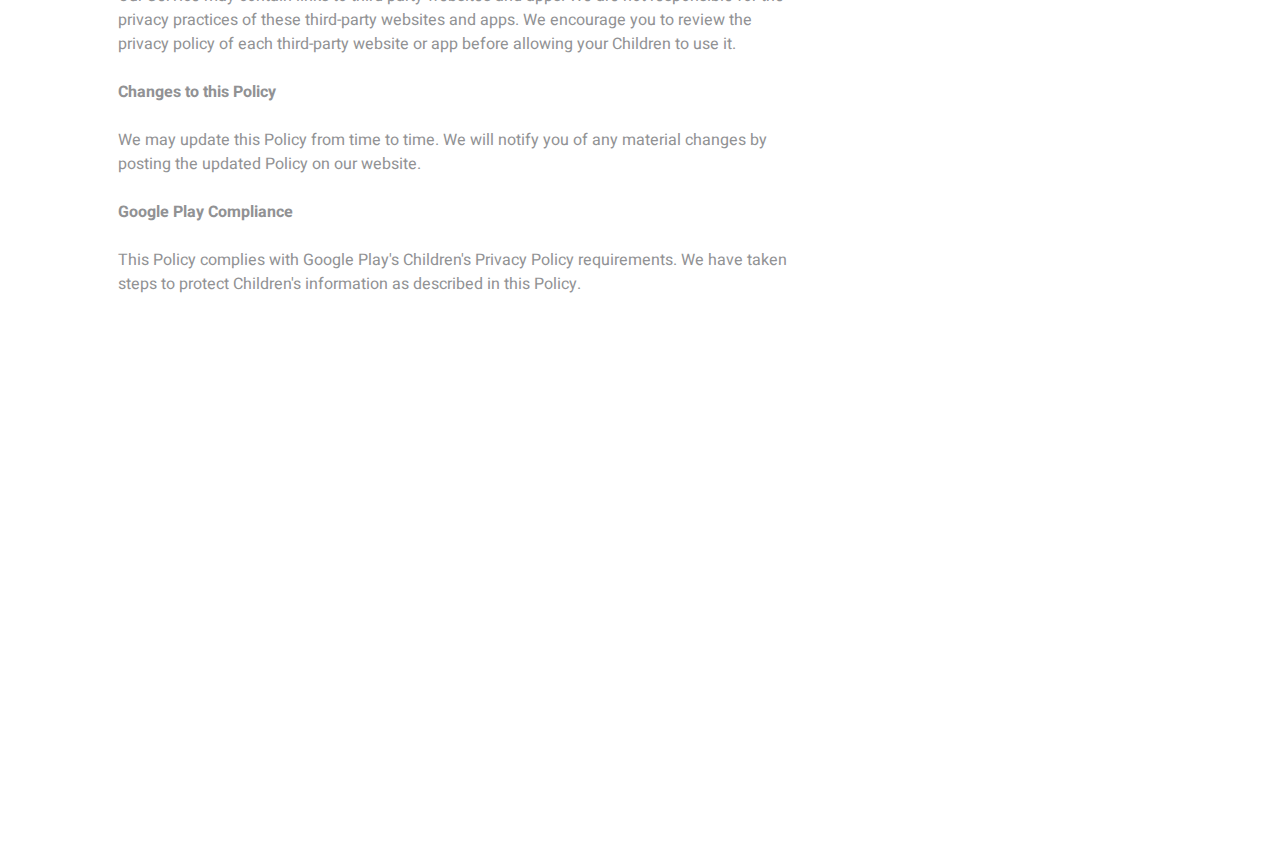
<file: privacy.html>
<!DOCTYPE html>
<html lang="en">

<head>
    <meta charset="utf-8">
    <title>Fairytale.ai Privacy Policy</title>
    <meta content="width=device-width, initial-scale=1.0" name="viewport">
    <meta content="Privacy Policy, children data, Fairytale.ai privacy, data protection" name="keywords">
    <meta content="Fairytale.ai Privacy Policy ensures children's data protection, compliance with Google Play policies, and parental controls for safety." name="description">
    <link rel="canonical" href="https://www.devtalellc.com/privacy.html">
    <!-- Favicon -->
    <!-- <link href="img/favicon.ico" rel="icon"> -->

    <!-- Google Web Fonts -->
    <link rel="preconnect" href="https://fonts.googleapis.com">
    <link rel="preconnect" href="https://fonts.gstatic.com" crossorigin>
    <link href="https://fonts.googleapis.com/css2?family=Heebo:wght@400;500&family=Jost:wght@500;600;700&display=swap" rel="stylesheet"> 

    <!-- Icon Font Stylesheet -->
    <link href="https://cdnjs.cloudflare.com/ajax/libs/font-awesome/5.10.0/css/all.min.css" rel="stylesheet">
    <link href="https://cdn.jsdelivr.net/npm/bootstrap-icons@1.4.1/font/bootstrap-icons.css" rel="stylesheet">

    <!-- Libraries Stylesheet -->
    <link href="lib/animate/animate.min.css" rel="stylesheet">
    <link href="lib/owlcarousel/assets/owl.carousel.min.css" rel="stylesheet">

    <!-- Customized Bootstrap Stylesheet -->
    <link href="css/bootstrap.min.css" rel="stylesheet">

    <!-- Template Stylesheet -->
    <link href="css/style.css" rel="stylesheet">
</head>

<body data-bs-spy="scroll" data-bs-target=".navbar" data-bs-offset="51">
    <div class="container-xxl bg-white p-0">
        <!-- Spinner Start -->
        <div id="spinner" class="show bg-white position-fixed translate-middle w-100 vh-100 top-50 start-50 d-flex align-items-center justify-content-center">
            <div class="spinner-grow text-primary" style="width: 3rem; height: 3rem;" role="status">
                <span class="sr-only">Loading...</span>
            </div>
        </div>
        <!-- Spinner End -->


        <!-- Screenshot Start -->
        <div class="container-xxl py-5">
            <div class="container py-5 px-lg-5">
                <div class="row g-5 align-items-center">
                    <div class="col-lg-8 wow fadeInUp" data-wow-delay="0.1s">
                        <h5 class="text-primary-gradient fw-medium">Privacy Policy</h5>
                         <p class="mb-4"><b>Collection of Information</b></p>

                            <p class="mb-4">We may collect various information about Children, including:</p>
                            
                            <p><i class="fa fa-check text-primary-gradient me-3"></i>Personal Data: name, email address, phone number, etc.</p>
                            <p><i class="fa fa-check text-primary-gradient me-3"></i> Demographic Data: age, gender, country of residence, etc.</p>
                            <p><i class="fa fa-check text-primary-gradient me-3"></i> Activity Data: how Children use our Service, such as what games they play, how much time they spend in the app, etc.</p>
                            <p><i class="fa fa-check text-primary-gradient me-3"></i> User-Generated Content: content that Children create on our Service, such as drawings, stories, etc.</p>
                            
                            
                            <p class="mb-4"> We may collect this information in various ways, including:</p>
                            
                            <p><i class="fa fa-check text-primary-gradient me-3"></i> Registration: when Children register to use our Service, we may ask them to provide some personal data.</p>
                                <p><i class="fa fa-check text-primary-gradient me-3"></i> Service Use: when Children use our Service, we may automatically collect data about their activity.</p>
                                    <p><i class="fa fa-check text-primary-gradient me-3"></i> Third-Party Sources: we may receive information about Children from third-party sources, such as parents or legal guardians.
                            Use of Information</p>
                            
                            <p class="mb-4"> We may use the information we collect about Children for the following purposes:</p>
                            
                            <p><i class="fa fa-check text-primary-gradient me-3"></i>Provide and Improve our Service: we use information about Children to provide them with access to our Service and improve its performance.</p>
                                <p><i class="fa fa-check text-primary-gradient me-3"></i>Communicate with Children: we may use information about Children to communicate with them about our Service, such as to send them notifications or answer their questions.</p>
                                    <p><i class="fa fa-check text-primary-gradient me-3"></i>Protect Children: we may use information about Children to protect them from harm, such as to prevent fraud or cyberbullying.</p>
                                        <p><i class="fa fa-check text-primary-gradient me-3"></i>Analyze and Aggregate Data: we may use information about Children for analytical purposes to better understand how Children use our Service and improve it.</p>
                            
                            <p class="mb-4"> <b>Disclosure of Information</b></p>
                            
                            <p class="mb-4">We will not disclose Children's personal information to third parties without the consent of parents or legal guardians. However, we may disclose information in the following limited circumstances:</p>
                            
                            <p><i class="fa fa-check text-primary-gradient me-3"></i>With Your Consent: we may disclose information about Children with your consent.</p>
                                <p><i class="fa fa-check text-primary-gradient me-3"></i>By Law: we may disclose information about Children if required by law or in the context of legal proceedings.
                                    <p><i class="fa fa-check text-primary-gradient me-3"></i>To Protect Children: we may disclose information about Children if we believe it is necessary to protect them from harm.
                            Parental Controls</p>
                            
                            <p class="mb-4">We offer parents a number of controls over how their children use our Service. These controls include:</p>
                            
                            <p class="mb-4">Parental Consent: parental consent is required before Children can use our Service.</p>
                                <p><i class="fa fa-check text-primary-gradient me-3"></i>Family Link: parents can use Family Link to manage their children's Google accounts and track their activity on our Service.</p>
                                    <p><i class="fa fa-check text-primary-gradient me-3"></i>Privacy Settings: parents can adjust their children's privacy settings to limit the collection and use of their information.</p>
                                        <p class="mb-4">Links to Third-Party Resources</p>
                            
                            <p class="mb-4">Our Service may contain links to third-party websites and apps. We are not responsible for the privacy practices of these third-party websites and apps. We encourage you to review the privacy policy of each third-party website or app before allowing your Children to use it.</p>
                            
                            <p class="mb-4"><b>Changes to this Policy</b></p>
                            
                            <p class="mb-4">We may update this Policy from time to time. We will notify you of any material changes by posting the updated Policy on our website.</p>
                        
                            <p class="mb-4"><b>Google Play Compliance</b></p>
                            
                            <p class="mb-4">This Policy complies with Google Play's Children's Privacy Policy requirements. We have taken steps to protect Children's information as described in this Policy.</p>

                        <!-- <a href="" class="btn btn-primary-gradient py-sm-3 px-4 px-sm-5 rounded-pill mt-3">Read More</a> -->
                    </div>
                </div>
            </div>
        </div>
        <!-- Screenshot End -->


        <!-- Process Start -->
        <!-- <div class="container-xxl py-5">
            <div class="container py-5 px-lg-5">
                <div class="text-center pb-4 wow fadeInUp" data-wow-delay="0.1s">
                    <h5 class="text-primary-gradient fw-medium">How It Works</h5>
                    <h1 class="mb-5">3 Easy Steps</h1>
                </div>
                <div class="row gy-5 gx-4 justify-content-center">
                    <div class="col-lg-4 col-sm-6 text-center pt-4 wow fadeInUp" data-wow-delay="0.1s">
                        <div class="position-relative bg-light rounded pt-5 pb-4 px-4">
                            <div class="d-inline-flex align-items-center justify-content-center bg-primary-gradient rounded-circle position-absolute top-0 start-50 translate-middle shadow" style="width: 100px; height: 100px;">
                                <i class="fa fa-cog fa-3x text-white"></i>
                            </div>
                            <h5 class="mt-4 mb-3">Install the App</h5>
                            <p class="mb-0">Tempor erat elitr rebum clita dolor diam ipsum sit diam amet diam eos erat ipsum et lorem et sit sed stet</p>
                        </div>
                    </div>
                    <div class="col-lg-4 col-sm-6 text-center pt-4 wow fadeInUp" data-wow-delay="0.3s">
                        <div class="position-relative bg-light rounded pt-5 pb-4 px-4">
                            <div class="d-inline-flex align-items-center justify-content-center bg-secondary-gradient rounded-circle position-absolute top-0 start-50 translate-middle shadow" style="width: 100px; height: 100px;">
                                <i class="fa fa-address-card fa-3x text-white"></i>
                            </div>
                            <h5 class="mt-4 mb-3">Setup Your Profile</h5>
                            <p class="mb-0">Tempor erat elitr rebum clita dolor diam ipsum sit diam amet diam eos erat ipsum et lorem et sit sed stet</p>
                        </div>
                    </div>
                    <div class="col-lg-4 col-sm-6 text-center pt-4 wow fadeInUp" data-wow-delay="0.5s">
                        <div class="position-relative bg-light rounded pt-5 pb-4 px-4">
                            <div class="d-inline-flex align-items-center justify-content-center bg-primary-gradient rounded-circle position-absolute top-0 start-50 translate-middle shadow" style="width: 100px; height: 100px;">
                                <i class="fa fa-check fa-3x text-white"></i>
                            </div>
                            <h5 class="mt-4 mb-3">Enjoy The Features</h5>
                            <p class="mb-0">Tempor erat elitr rebum clita dolor diam ipsum sit diam amet diam eos erat ipsum et lorem et sit sed stet</p>
                        </div>
                    </div>
                </div>
            </div>
        </div> -->
        <!-- Process Start -->


        <!-- Footer Start -->
        <div class="container-fluid bg-primary text-light footer wow fadeIn" data-wow-delay="0.1s" >
            <div class="container py-5 px-lg-5">
                <div class="row g-5">
                    <!-- <div class="col-md-6 col-lg-3">
                        <h4 class="text-white mb-4">Address</h4>
                        <p><i class="fa fa-map-marker-alt me-3"></i>5900 Balcones Drive STE 100, Austin, USA</p>
                        <p><i class="fa fa-phone-alt me-3"></i>+998 90 813 9808</p>
                        <p><i class="fa fa-envelope me-3"></i>skycs007@gmail.com</p>
                        <div class="d-flex pt-2"> -->
                            <!-- <a class="btn btn-outline-light btn-social" href=""><i class="fab fa-twitter"></i></a>
                            <a class="btn btn-outline-light btn-social" href=""><i class="fab fa-facebook-f"></i></a>
                            <a class="btn btn-outline-light btn-social" href=""><i class="fab fa-instagram"></i></a> -->
                            <!-- <a class="btn btn-outline-light btn-social" href="https://www.linkedin.com/in/atyryshkin/"><i class="fab fa-linkedin-in"></i></a>
                        </div>
                    </div> -->
                    <!-- <div class="col-md-6 col-lg-3">
                        <h4 class="text-white mb-4">Quick Link</h4>
                        <a class="btn btn-link" href="">About Us</a>
                        <a class="btn btn-link" href="">Contact Us</a>
                        <a class="btn btn-link" href="">Privacy Policy</a>
                        <a class="btn btn-link" href="">Terms & Condition</a>
                        <a class="btn btn-link" href="">Career</a>
                    </div>
                    <div class="col-md-6 col-lg-3">
                        <h4 class="text-white mb-4">Popular Link</h4>
                        <a class="btn btn-link" href="">About Us</a>
                        <a class="btn btn-link" href="">Contact Us</a>
                        <a class="btn btn-link" href="">Privacy Policy</a>
                        <a class="btn btn-link" href="">Terms & Condition</a>
                        <a class="btn btn-link" href="">Career</a>
                    </div> -->
                    <!-- <div class="col-md-6 col-lg-3">
                        <h4 class="text-white mb-4">Newsletter</h4>
                        <p>Lorem ipsum dolor sit amet elit. Phasellus nec pretium mi. Curabitur facilisis ornare velit non vulpu</p>
                        <div class="position-relative w-100 mt-3">
                            <input class="form-control border-0 rounded-pill w-100 ps-4 pe-5" type="text" placeholder="Your Email" style="height: 48px;">
                            <button type="button" class="btn shadow-none position-absolute top-0 end-0 mt-1 me-2"><i class="fa fa-paper-plane text-primary-gradient fs-4"></i></button>
                        </div>
                    </div> -->
                </div>
            </div>
            <div class="container px-lg-5" id="myinfo">
                <div class="copyright">
                    <div class="row">
                        <div class="col-md-12 text-center text-md-start mb-3 mb-md-0">
                            &copy; <a class="border-bottom" href="#">DEVTALE LLC</a>, All Right Reserved. 
                            <a href="privacy.html">Privacy</a>
							
							<!--/*** This template is free as long as you keep the footer author’s credit link/attribution link/backlink. If you'd like to use the template without the footer author’s credit link/attribution link/backlink, you can purchase the Credit Removal License from "https://htmlcodex.com/credit-removal". Thank you for your support. ***/-->
							<!-- Designed By <a class="border-bottom" href="https://htmlcodex.com">HTML Codex</a> -->
                            <i class="fa fa-map-marker-alt me-3" style="margin-left: 1rem !important;"></i>5900 Balcones Drive STE 100, Austin, USA   
                            <i class="fa fa-phone-alt me-3" style="margin-left: 1rem !important;"></i> +998 90 813 9808
                            <i class="fa fa-envelope me-3" style="margin-left: 1rem !important;"></i>skycs007@gmail.com

                            <a class="btn btn-outline-light btn-social" style="margin-left: 1rem !important; margin-right: 1rem !important; display: inline-flex" href="https://www.linkedin.com/in/atyryshkin/"><i class="fab fa-linkedin-in"></i>
                            </a>
                        </div>
                        
                        
                        <!-- <div class="col-md-6 text-center text-md-end">
                            <div class="footer-menu"> -->
                                <!-- <h4 class="text-white mb-4">Address</h4>
                                
                                
                                <p> -->
                                <!-- <div class="d-flex pt-2">
                                    
                                </div>
                            </div> -->
                        <!-- </div> -->
                    </div>
                </div>
            </div>
        </div>
        <!-- Footer End -->


        <!-- Back to Top -->
        <a href="#" class="btn btn-lg btn-lg-square back-to-top pt-2"><i class="bi bi-arrow-up text-white"></i></a>
    </div>

    <!-- JavaScript Libraries -->
    <script src="https://code.jquery.com/jquery-3.4.1.min.js"></script>
    <script src="https://cdn.jsdelivr.net/npm/bootstrap@5.0.0/dist/js/bootstrap.bundle.min.js"></script>
    <script src="lib/wow/wow.min.js"></script>
    <script src="lib/easing/easing.min.js"></script>
    <script src="lib/waypoints/waypoints.min.js"></script>
    <script src="lib/counterup/counterup.min.js"></script>
    <script src="lib/owlcarousel/owl.carousel.min.js"></script>

    <!-- Template Javascript -->
    <script src="js/main.js"></script>
</body>

</html>
</file>
<file: css/style.css>
/********** Template CSS **********/
:root {
    --primary: #FF00CF;
    --secondary: #0BBCFF;
    --light: #F0F6FF;
    --dark: #262B47;
    --primary-bt: #FFC140;
    --secondary-bt: #BF30A4;
}


/*** Spinner ***/
#spinner {
    opacity: 0;
    visibility: hidden;
    transition: opacity .5s ease-out, visibility 0s linear .5s;
    z-index: 99999;
}

#spinner.show {
    transition: opacity .5s ease-out, visibility 0s linear 0s;
    visibility: visible;
    opacity: 1;
}


/*** Heading ***/
h1,
h2,
.fw-bold {
    font-weight: 700 !important;
}

h3,
h4,
.fw-semi-bold {
    font-weight: 600 !important;
}

h5,
h6,
.fw-medium {
    font-weight: 500 !important;
}


/*** Gradient Text & BG ***/
.text-primary-gradient {
    background: linear-gradient(to bottom right, var(--primary), var(--secondary));
    -webkit-background-clip: text;
    -webkit-text-fill-color: transparent;
}

.text-secondary-gradient {
    background: linear-gradient(to bottom right, var(--secondary), var(--primary));
    -webkit-background-clip: text;
    -webkit-text-fill-color: transparent;
}

.bg-primary-gradient {
    background: linear-gradient(to bottom right, var(--primary), var(--secondary));
}

.bg-secondary-gradient {
    background: linear-gradient(to bottom right, var(--secondary), var(--primary));
}


/*** Button ***/
.btn {
    transition: .5s;
}

.btn.btn-primary-gradient,
.btn.btn-secondary-gradient {
    position: relative;
    overflow: hidden;
    border: none;
    color: #FFFFFF;
    z-index: 1;
}

.btn.btn-primary-gradient::after,
.btn.btn-secondary-gradient::after {
    position: absolute;
    content: "";
    top: 0;
    left: 0;
    width: 100%;
    height: 100%;
    transition: .5s;
    z-index: -1;
    opacity: 0;
}

.btn.btn-primary-gradient,
.btn.btn-secondary-gradient::after {
    background: linear-gradient(to bottom right, var(--primary-bt), var(--secondary-bt));
}

.btn.btn-secondary-gradient,
.btn.btn-primary-gradient::after {
    background: linear-gradient(to bottom right, var(--secondary-bt), var(--primary-bt));
}

.btn.btn-primary-gradient:hover::after,
.btn.btn-secondary-gradient:hover::after {
    opacity: 1;
}

.btn-square {
    width: 38px;
    height: 38px;
}

.btn-sm-square {
    width: 32px;
    height: 32px;
}

.btn-lg-square {
    width: 48px;
    height: 48px;
}

.btn-square,
.btn-sm-square,
.btn-lg-square {
    padding: 0;
    display: flex;
    align-items: center;
    justify-content: center;
    font-weight: normal;
    border-radius: 50px;
}

.back-to-top {
    position: fixed;
    display: none;
    right: 45px;
    bottom: 45px;
    z-index: 99;
    border: none;
    background: linear-gradient(to bottom right, var(--primary), var(--secondary));
}


/*** Navbar ***/
.navbar-light .navbar-nav .nav-link {
    position: relative;
    margin-right: 25px;
    padding: 45px 0;
    font-family: 'Jost', sans-serif;
    font-size: 18px;
    font-weight: 500;
    color: var(--light) !important;
    outline: none;
    transition: .5s;
}

.navbar-light .navbar-nav .nav-link::before {
    position: absolute;
    content: "";
    width: 0;
    height: 0;
    top: -10px;
    left: 50%;
    transform: translateX(-50%);
    border: 10px solid;
    border-color: var(--light) transparent transparent transparent;
    transition: .5s;
}

.sticky-top.navbar-light .navbar-nav .nav-link {
    padding: 20px 0;
    color: var(--dark) !important;
}

.navbar-light .navbar-nav .nav-link:hover::before,
.navbar-light .navbar-nav .nav-link.active::before {
    top: 0;
}

.navbar-light .navbar-brand h1 {
    color: #FFFFFF;
}

.navbar-light .navbar-brand img {
    max-height: 60px;
    transition: .5s;
}

.sticky-top.navbar-light .navbar-brand img {
    max-height: 45px;
}

@media (max-width: 991.98px) {
    .sticky-top.navbar-light {
        position: relative;
        background: #FFFFFF;
    }

    .navbar-light .navbar-collapse {
        margin-top: 15px;
        border-top: 1px solid #DDDDDD;
    }

    .navbar-light .navbar-nav .nav-link,
    .sticky-top.navbar-light .navbar-nav .nav-link {
        padding: 10px 0;
        margin-left: 0;
        color: var(--dark) !important;
    }

    .navbar-light .navbar-nav .nav-link::before {
        display: none;
    }

    .navbar-light .navbar-nav .nav-link:hover,
    .navbar-light .navbar-nav .nav-link.active {
        color: var(--primary) !important;
    }

    .navbar-light .navbar-brand h1 {
        background: linear-gradient(to bottom right, var(--primary), var(--secondary));
        -webkit-background-clip: text;
        -webkit-text-fill-color: transparent;
    }

    .navbar-light .navbar-brand img {
        max-height: 45px;
    }
}

@media (min-width: 992px) {
    .navbar-light {
        position: absolute;
        width: 100%;
        top: 0;
        left: 0;
        z-index: 999;
    }
    
    .sticky-top.navbar-light {
        position: fixed;
        background: #FFFFFF;
    }

    .sticky-top.navbar-light .navbar-nav .nav-link::before {
        border-top-color: var(--primary);
    }

    .sticky-top.navbar-light .navbar-brand h1 {
        background: linear-gradient(to bottom right, var(--primary), var(--secondary));
        -webkit-background-clip: text;
        -webkit-text-fill-color: transparent;
    }
}


/*** Hero Header ***/
.hero-header {
    margin-bottom: 6rem;
    padding: 16rem 0 0 0;
    background:
        url(../img/bg-circle.png),
        url(../img/bg-triangle.png),
        url(../img/bg-bottom.png),
        linear-gradient(to bottom right, var(--primary), var(--secondary));
    background-position:
        left 0px top 0px,
        right 0px top 50%,
        center bottom;
    background-repeat: no-repeat;
}

@media (max-width: 991.98px) {
    .hero-header {
        padding: 6rem 0 9rem 0;
    }
}


/*** Feature ***/
.feature-item {
    transition: .5s;
}

.feature-item:hover {
    margin-top: -15px;
    box-shadow: 0 .5rem 1.5rem rgba(0, 0, 0, .08);
}


/*** Pricing ***/
.pricing .nav {
    padding: 2px;
}

.pricing .nav-link {
    padding: 12px 30px;
    font-weight: 500;
    color: var(--dark);
    background: #FFFFFF;
}

.pricing .nav-item:first-child .nav-link {
    border-radius: 30px 0 0 30px;
}

.pricing .nav-item:last-child .nav-link {
    border-radius: 0 30px 30px 0;
}

.pricing .nav-link.active {
    color: #FFFFFF;
    background: linear-gradient(to bottom right, var(--primary), var(--secondary));
}


/*** Screenshot ***/
.screenshot-carousel {
    position: relative;
    width: 253px;
    height: 500px;
    padding: 15px;
    margin-right: 30px;
}

.screenshot-carousel::before {
    position: absolute;
    content: "";
    width: 100%;
    height: 100%;
    top: 0;
    left: 0;
    background: url(../img/screenshot-frame.png) center center no-repeat;
    background-size: 253px 500px;
    z-index: 1;
}

.screenshot-carousel .owl-item img {
    position: relative;
    width: 223px;
    height: 470px;
}

.screenshot-carousel .owl-dots {
    position: relative;
    top: 10%;
    transform: translateY(-50%);
    display: flex;
    flex-direction: row;
    align-items: center;
    justify-content: center;
}

.screenshot-carousel .owl-dot {
    position: relative;
    display: inline-block;
    margin: 0 5px;
    width: 15px;
    height: 15px;
    background: linear-gradient(to bottom right, var(--primary), var(--secondary));
    border-radius: 15px;
    transition: .5s;
}

.screenshot-carousel .owl-dot::after {
    position: absolute;
    content: "";
    width: 5px;
    height: 5px;
    top: 5px;
    left: 5px;
    background: #FFFFFF;
    border-radius: 5px;
}

.screenshot-carousel .owl-dot.active {
    box-shadow: 0 0 10px var(--dark);
}


/*** Testimonial ***/
.testimonial-carousel .owl-item .testimonial-item,
.testimonial-carousel .owl-item .testimonial-item * {
    transition: .5s;
}

.testimonial-carousel .owl-item.center .testimonial-item {
    background: linear-gradient(to bottom right, var(--primary), var(--secondary));
}

.testimonial-carousel .owl-item.center .testimonial-item h5,
.testimonial-carousel .owl-item.center .testimonial-item p {
    color: #FFFFFF !important;
}

.testimonial-carousel .owl-nav {
    margin-top: 30px;
    display: flex;
    justify-content: center;
}

.testimonial-carousel .owl-nav .owl-prev,
.testimonial-carousel .owl-nav .owl-next {
    margin: 0 12px;
    width: 50px;
    height: 50px;
    display: flex;
    align-items: center;
    justify-content: center;
    color: #FFFFFF;
    background: linear-gradient(to bottom right, var(--primary), var(--secondary));
    border-radius: 60px;
    font-size: 18px;
    transition: .5s;
}

.testimonial-carousel .owl-nav .owl-prev:hover,
.testimonial-carousel .owl-nav .owl-next:hover {
    background: linear-gradient(to bottom right, var(--secondary), var(--primary));
}


/*** Footer ***/
.footer {
    margin-top: 6rem;
    padding-top: 9rem;
    background:
        url(../img/bg-circle.png),
        url(../img/bg-triangle.png),
        url(../img/bg-top.png),
        linear-gradient(to bottom right, var(--primary), var(--secondary));
    background-position:
        left 0px bottom 0px,
        right 0px top 50%,
        center top;
    background-repeat: no-repeat;
}

.footer .btn.btn-social {
    margin-right: 5px;
    width: 40px;
    height: 40px;
    display: flex;
    align-items: center;
    justify-content: center;
    color: var(--light);
    border: 1px solid rgba(256, 256, 256, .1);
    border-radius: 40px;
    transition: .3s;
}

.footer .btn.btn-social:hover {
    color: var(--primary);
}

.footer .btn.btn-link {
    display: block;
    margin-bottom: 10px;
    padding: 0;
    text-align: left;
    color: var(--light);
    font-weight: normal;
    transition: .3s;
}

.footer .btn.btn-link::before {
    position: relative;
    content: "\f105";
    font-family: "Font Awesome 5 Free";
    font-weight: 900;
    margin-right: 10px;
}

.footer .btn.btn-link:hover {
    letter-spacing: 1px;
    box-shadow: none;
}

.footer .copyright {
    padding: 25px 0;
    font-size: 14px;
    border-top: 1px solid rgba(256, 256, 256, .1);
}

.footer .copyright a {
    color: var(--light);
}

.footer .footer-menu a {
    margin-right: 15px;
    padding-right: 15px;
    border-right: 1px solid rgba(255, 255, 255, .1);
}

.footer .footer-menu a:last-child {
    margin-right: 0;
    padding-right: 0;
    border-right: none;
}
</file>
